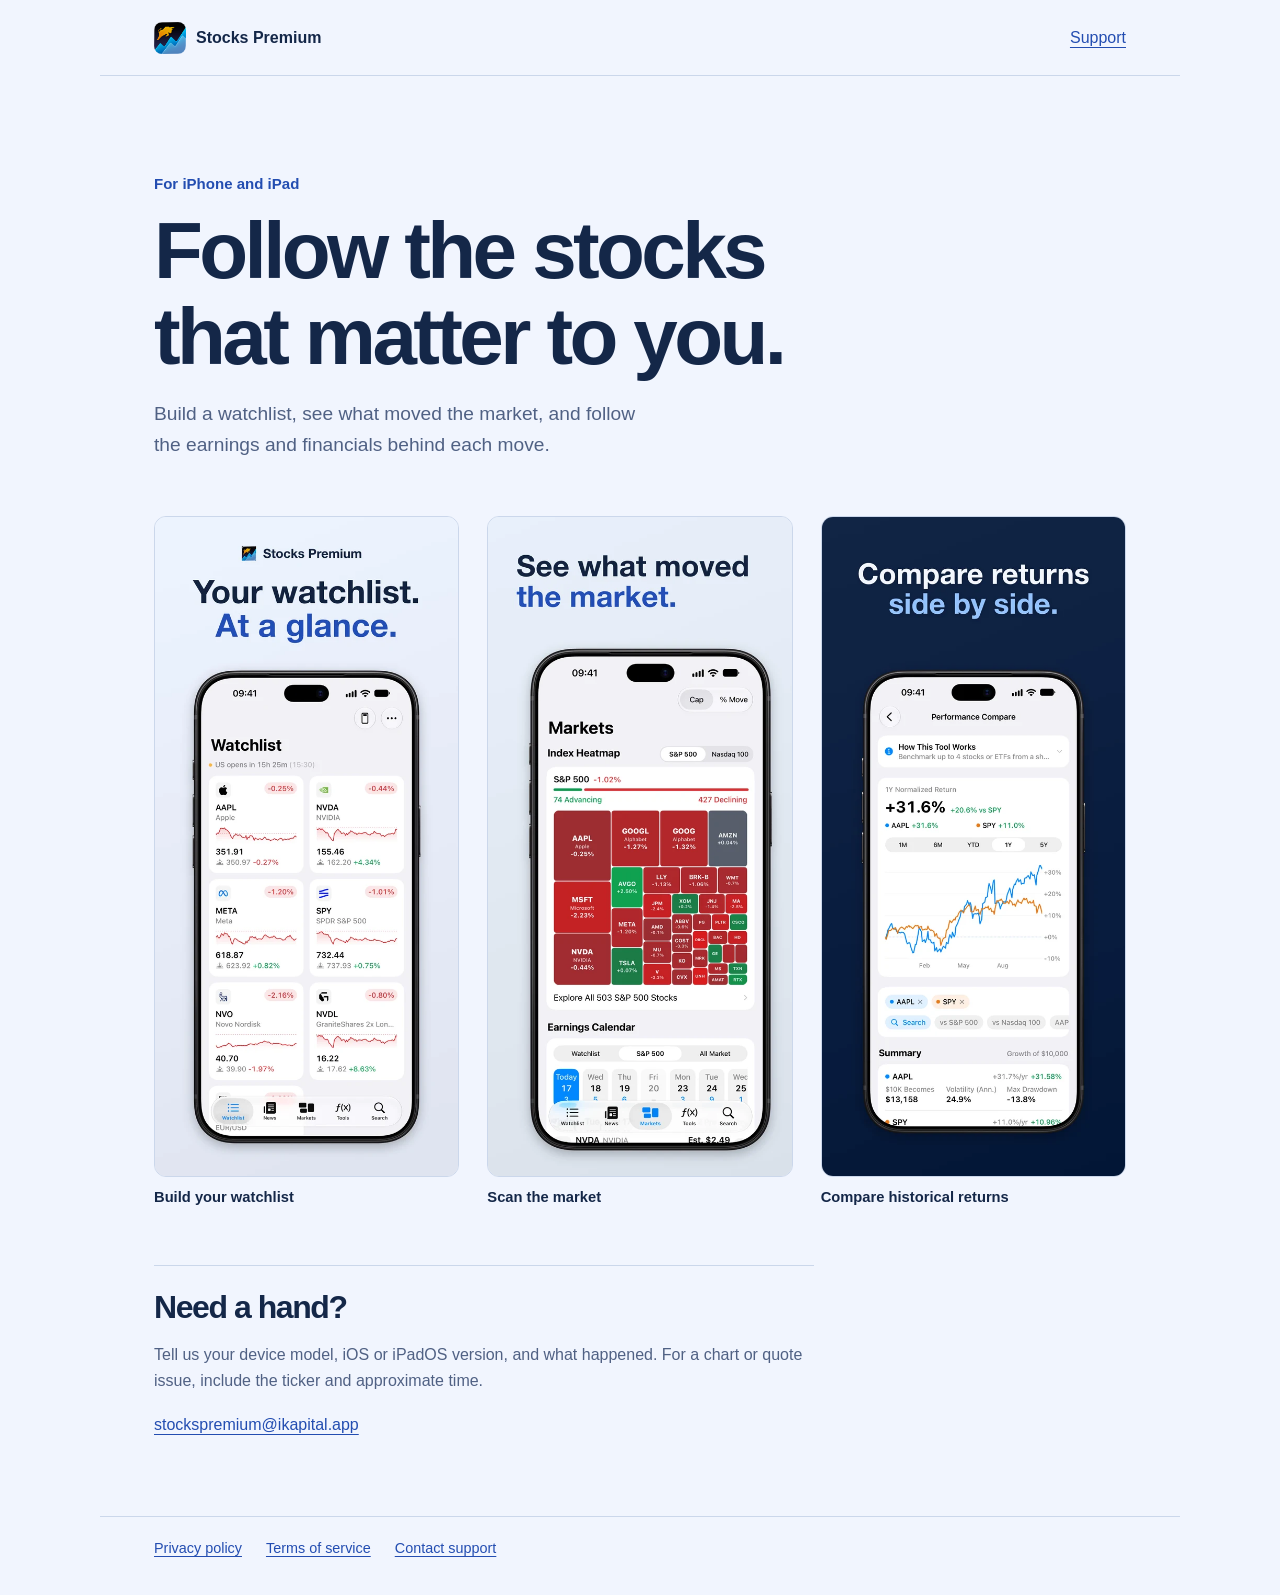
<file: index.html>
<!doctype html><html lang="en"><head><meta charset="utf-8"><meta name="viewport" content="width=device-width,initial-scale=1"><meta name="description" content="Stocks Premium for iPhone and iPad. Watchlists, market heat maps, earnings and research tools."><link rel="icon" href="./assets/icon.png"><link rel="stylesheet" href="./assets/site.css"><title>Stocks Premium · Market research for iPhone and iPad</title></head><body><header><a class="logo" href="./"><img alt="" src="./assets/icon.png" width="32" height="32">Stocks Premium</a><a href="mailto:stockspremium@ikapital.app">Support</a></header><main><section class="intro"><p class="eyebrow">For iPhone and iPad</p><h1>Follow the stocks that matter to you.</h1><p>Build a watchlist, see what moved the market, and follow the earnings and financials behind each move.</p></section><section class="gallery" aria-label="App screenshots"><figure><img src="assets/01-watchlist.webp" alt="Watchlist with stock quotes and sparklines" width="580" height="1260"><figcaption>Build your watchlist</figcaption></figure><figure><img src="assets/03-market-heatmap.webp" alt="Market heat map with individual stock moves" width="580" height="1260"><figcaption>Scan the market</figcaption></figure><figure><img src="assets/06-compare-returns.webp" alt="Chart comparing Apple and S&P 500 ETF returns" width="580" height="1260"><figcaption>Compare historical returns</figcaption></figure></section><section class="support"><h2>Need a hand?</h2><p>Tell us your device model, iOS or iPadOS version, and what happened. For a chart or quote issue, include the ticker and approximate time.</p><a href="mailto:stockspremium@ikapital.app">stockspremium@ikapital.app</a></section></main><footer><a href="./privacy/">Privacy policy</a><a href="./terms/">Terms of service</a><a href="mailto:stockspremium@ikapital.app">Contact support</a></footer></body></html>
</file>
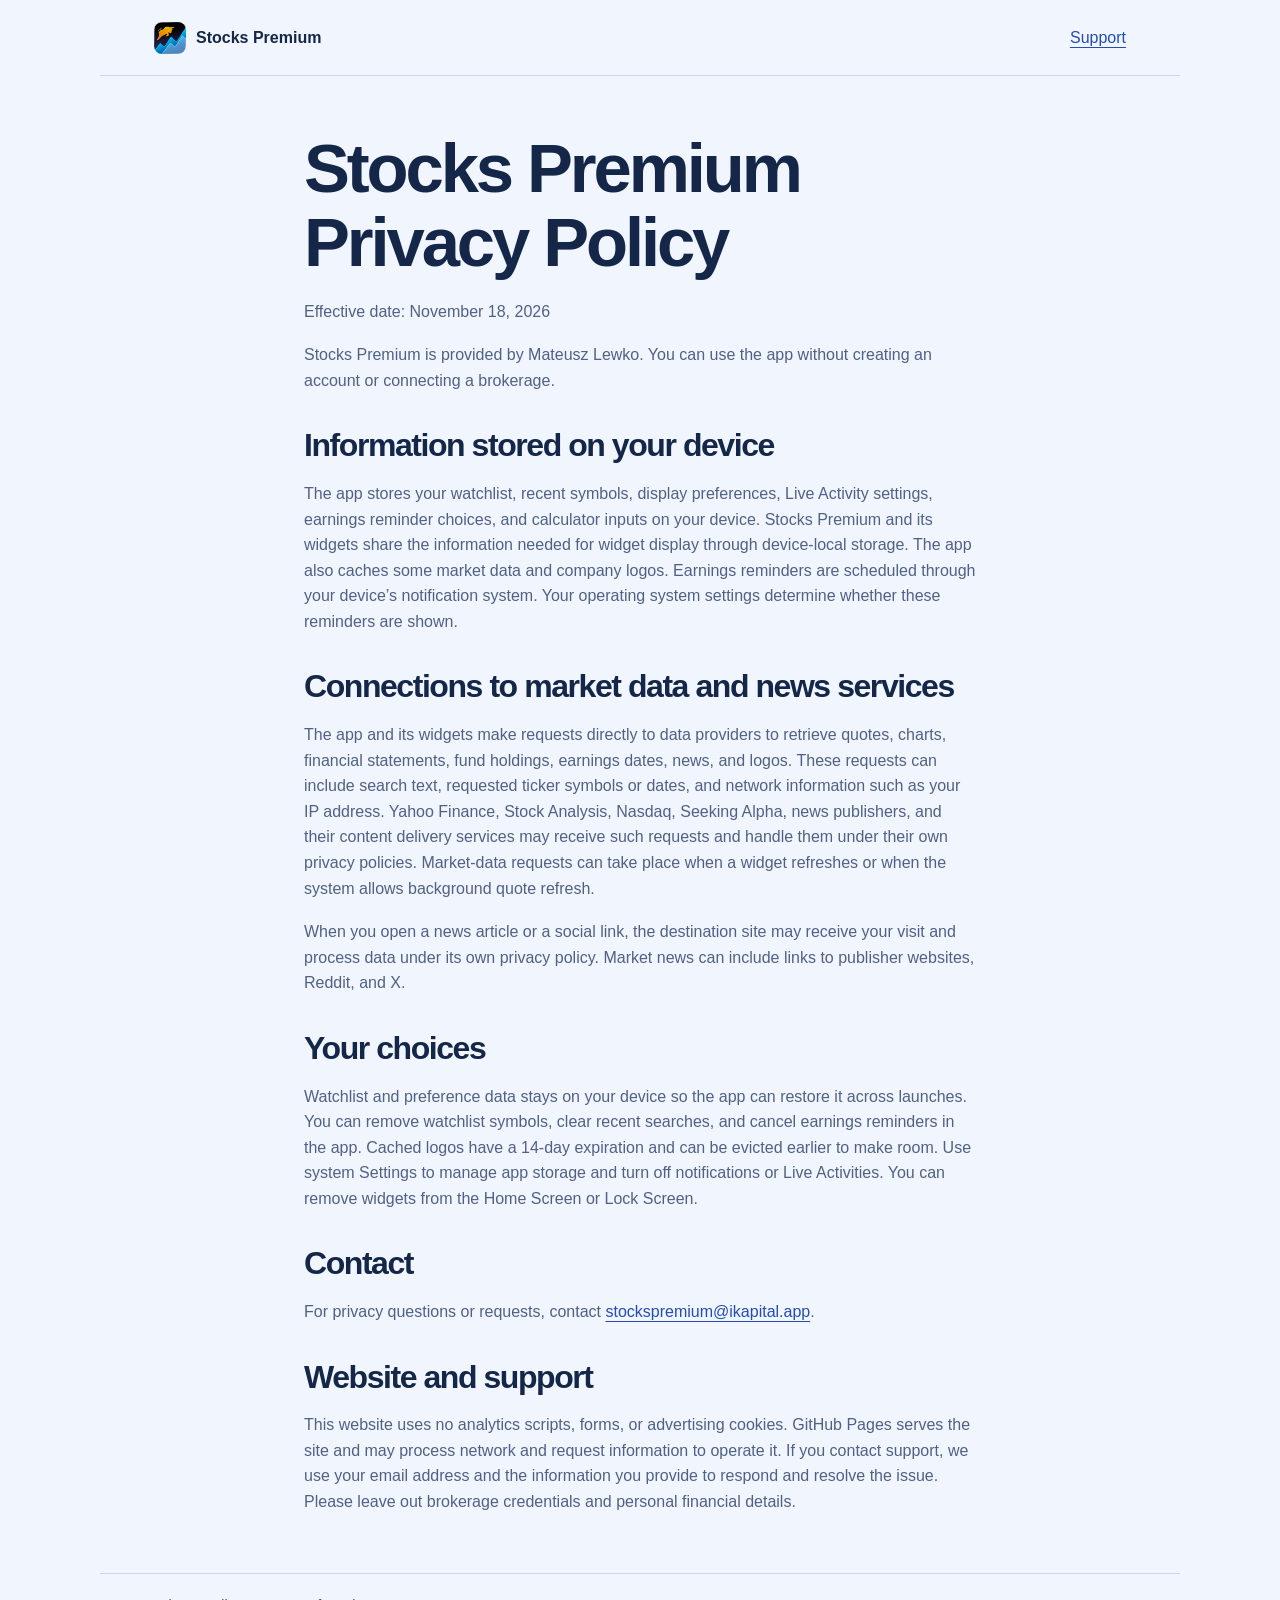
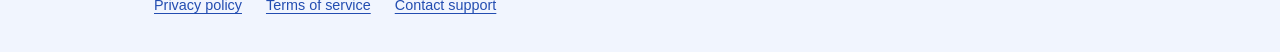
<file: privacy/index.html>
<!doctype html><html lang="en"><head><meta charset="utf-8"><meta name="viewport" content="width=device-width,initial-scale=1"><meta name="description" content="Stocks Premium for iPhone and iPad. Watchlists, market heat maps, earnings and research tools."><link rel="icon" href="../assets/icon.png"><link rel="stylesheet" href="../assets/site.css"><title>Privacy Policy · Stocks Premium</title></head><body><header><a class="logo" href="../"><img alt="" src="../assets/icon.png" width="32" height="32">Stocks Premium</a><a href="mailto:stockspremium@ikapital.app">Support</a></header><main class="document"><h1>Stocks Premium Privacy Policy</h1><p>Effective date: November 18, 2026</p><p>Stocks Premium is provided by Mateusz Lewko. You can use the app without creating an account or connecting a brokerage.</p><h2>Information stored on your device</h2><p>The app stores your watchlist, recent symbols, display preferences, Live Activity settings, earnings reminder choices, and calculator inputs on your device. Stocks Premium and its widgets share the information needed for widget display through device-local storage. The app also caches some market data and company logos. Earnings reminders are scheduled through your device’s notification system. Your operating system settings determine whether these reminders are shown.</p><h2>Connections to market data and news services</h2><p>The app and its widgets make requests directly to data providers to retrieve quotes, charts, financial statements, fund holdings, earnings dates, news, and logos. These requests can include search text, requested ticker symbols or dates, and network information such as your IP address. Yahoo Finance, Stock Analysis, Nasdaq, Seeking Alpha, news publishers, and their content delivery services may receive such requests and handle them under their own privacy policies. Market-data requests can take place when a widget refreshes or when the system allows background quote refresh.</p><p>When you open a news article or a social link, the destination site may receive your visit and process data under its own privacy policy. Market news can include links to publisher websites, Reddit, and X.</p><h2>Your choices</h2><p>Watchlist and preference data stays on your device so the app can restore it across launches. You can remove watchlist symbols, clear recent searches, and cancel earnings reminders in the app. Cached logos have a 14-day expiration and can be evicted earlier to make room. Use system Settings to manage app storage and turn off notifications or Live Activities. You can remove widgets from the Home Screen or Lock Screen.</p><h2>Contact</h2><p>For privacy questions or requests, contact <a href="mailto:stockspremium@ikapital.app">stockspremium@ikapital.app</a>.</p><h2>Website and support</h2><p>This website uses no analytics scripts, forms, or advertising cookies. GitHub Pages serves the site and may process network and request information to operate it. If you contact support, we use your email address and the information you provide to respond and resolve the issue. Please leave out brokerage credentials and personal financial details.</p></main><footer><a href="../privacy/">Privacy policy</a><a href="../terms/">Terms of service</a><a href="mailto:stockspremium@ikapital.app">Contact support</a></footer></body></html>
</file>
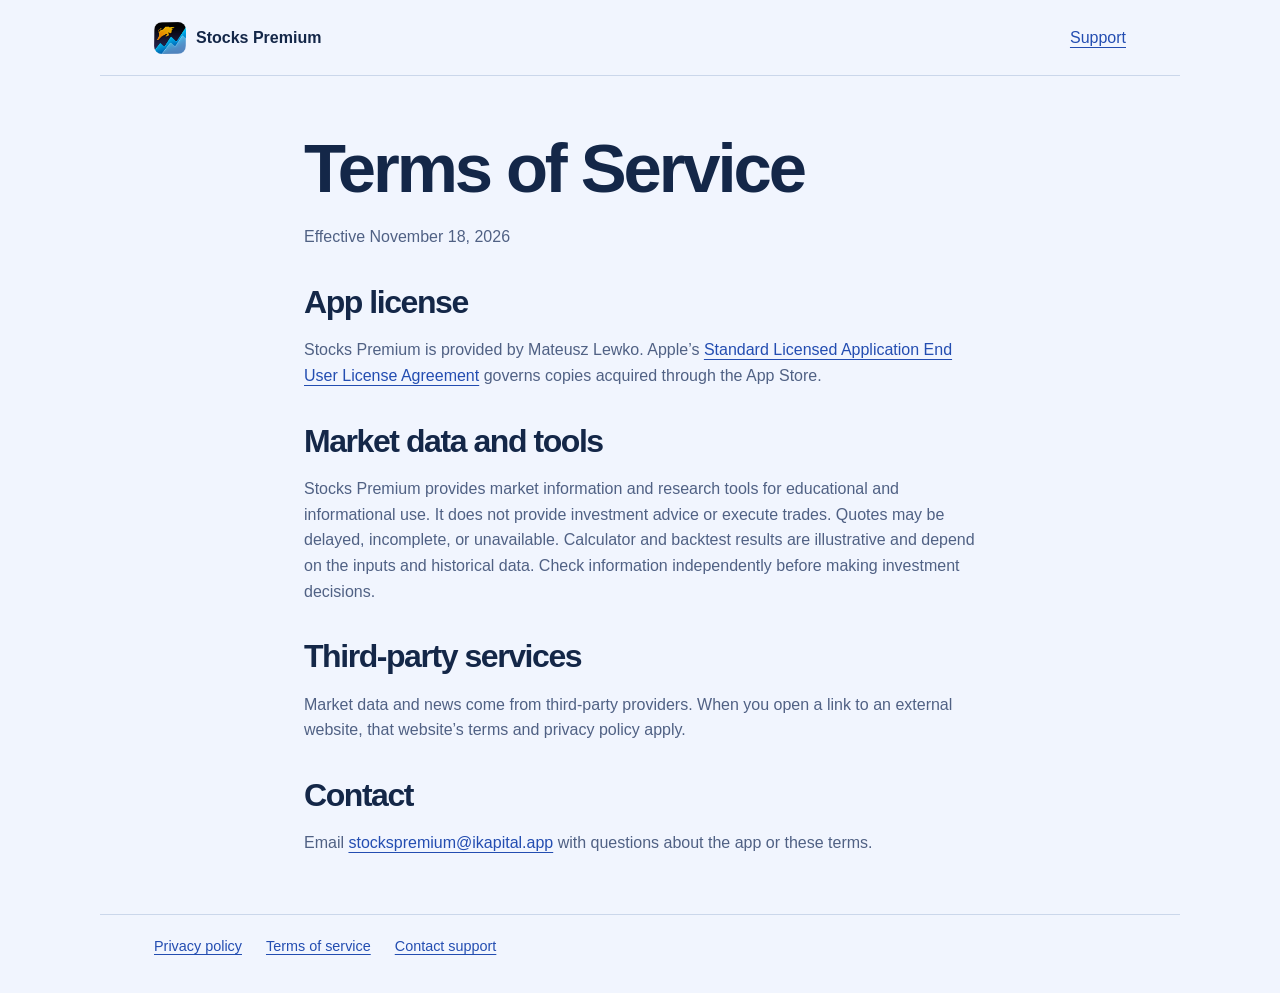
<file: terms/index.html>
<!doctype html><html lang="en"><head><meta charset="utf-8"><meta name="viewport" content="width=device-width,initial-scale=1"><meta name="description" content="Stocks Premium for iPhone and iPad. Watchlists, market heat maps, earnings and research tools."><link rel="icon" href="../assets/icon.png"><link rel="stylesheet" href="../assets/site.css"><title>Terms of Service · Stocks Premium</title></head><body><header><a class="logo" href="../"><img alt="" src="../assets/icon.png" width="32" height="32">Stocks Premium</a><a href="mailto:stockspremium@ikapital.app">Support</a></header><main class="document"><h1>Terms of Service</h1><p>Effective November 18, 2026</p><h2>App license</h2><p>Stocks Premium is provided by Mateusz Lewko. Apple’s <a href="https://www.apple.com/legal/internet-services/itunes/dev/stdeula/">Standard Licensed Application End User License Agreement</a> governs copies acquired through the App Store.</p><h2>Market data and tools</h2><p>Stocks Premium provides market information and research tools for educational and informational use. It does not provide investment advice or execute trades. Quotes may be delayed, incomplete, or unavailable. Calculator and backtest results are illustrative and depend on the inputs and historical data. Check information independently before making investment decisions.</p><h2>Third-party services</h2><p>Market data and news come from third-party providers. When you open a link to an external website, that website’s terms and privacy policy apply.</p><h2>Contact</h2><p>Email <a href="mailto:stockspremium@ikapital.app">stockspremium@ikapital.app</a> with questions about the app or these terms.</p></main><footer><a href="../privacy/">Privacy policy</a><a href="../terms/">Terms of service</a><a href="mailto:stockspremium@ikapital.app">Contact support</a></footer></body></html>
</file>
<file: assets/site.css>
:root{color-scheme:light;--ink:#142748;--muted:#506184;--line:#cbd7eb;--base:#f1f5fe;background:var(--base);color:var(--ink);font:16px/1.6 -apple-system,BlinkMacSystemFont,"Helvetica Neue",sans-serif}
*{box-sizing:border-box}body{margin:0}a{color:#234db1;text-underline-offset:.22em}header,main,footer{max-width:1080px;margin:auto;padding-inline:clamp(20px,5vw,54px)}header{display:flex;align-items:center;justify-content:space-between;min-height:76px;border-bottom:1px solid var(--line)}.logo{display:flex;align-items:center;gap:10px;color:inherit;font-weight:700;text-decoration:none}.logo img{border-radius:8px}.intro{padding:clamp(45px,8vw,96px) 0 38px;max-width:720px}.eyebrow{margin:0 0 12px;color:#234db1;font-weight:650;font-size:.94rem}h1,h2{line-height:1.08;letter-spacing:-.045em;margin:0 0 18px}h1{font-size:clamp(2.4rem,7vw,5rem)}h2{font-size:clamp(1.45rem,3vw,2rem)}p{margin:0 0 18px;color:var(--muted)}.intro>p:last-child{font-size:1.2rem;max-width:510px}.gallery{display:grid;grid-template-columns:repeat(3,minmax(0,1fr));gap:clamp(10px,3vw,28px)}figure{margin:0}figure img{display:block;width:100%;height:auto;border-radius:12px;border:1px solid var(--line)}figcaption{margin-top:9px;font-size:.92rem;font-weight:600}.support{margin:55px 0;padding:24px 0;border-top:1px solid var(--line);max-width:660px}.document{padding-top:56px;padding-bottom:40px;max-width:780px}.document h1{font-size:clamp(2.3rem,6vw,4.3rem)}.document h2{margin-top:35px}footer{display:flex;flex-wrap:wrap;gap:12px 24px;border-top:1px solid var(--line);padding-top:20px;padding-bottom:35px;font-size:.9rem}@media(max-width:540px){.gallery{grid-template-columns:repeat(3, minmax(158px,1fr));overflow-x:auto;padding-bottom:12px;scroll-snap-type:x mandatory}figure{scroll-snap-align:start}}
</file>
